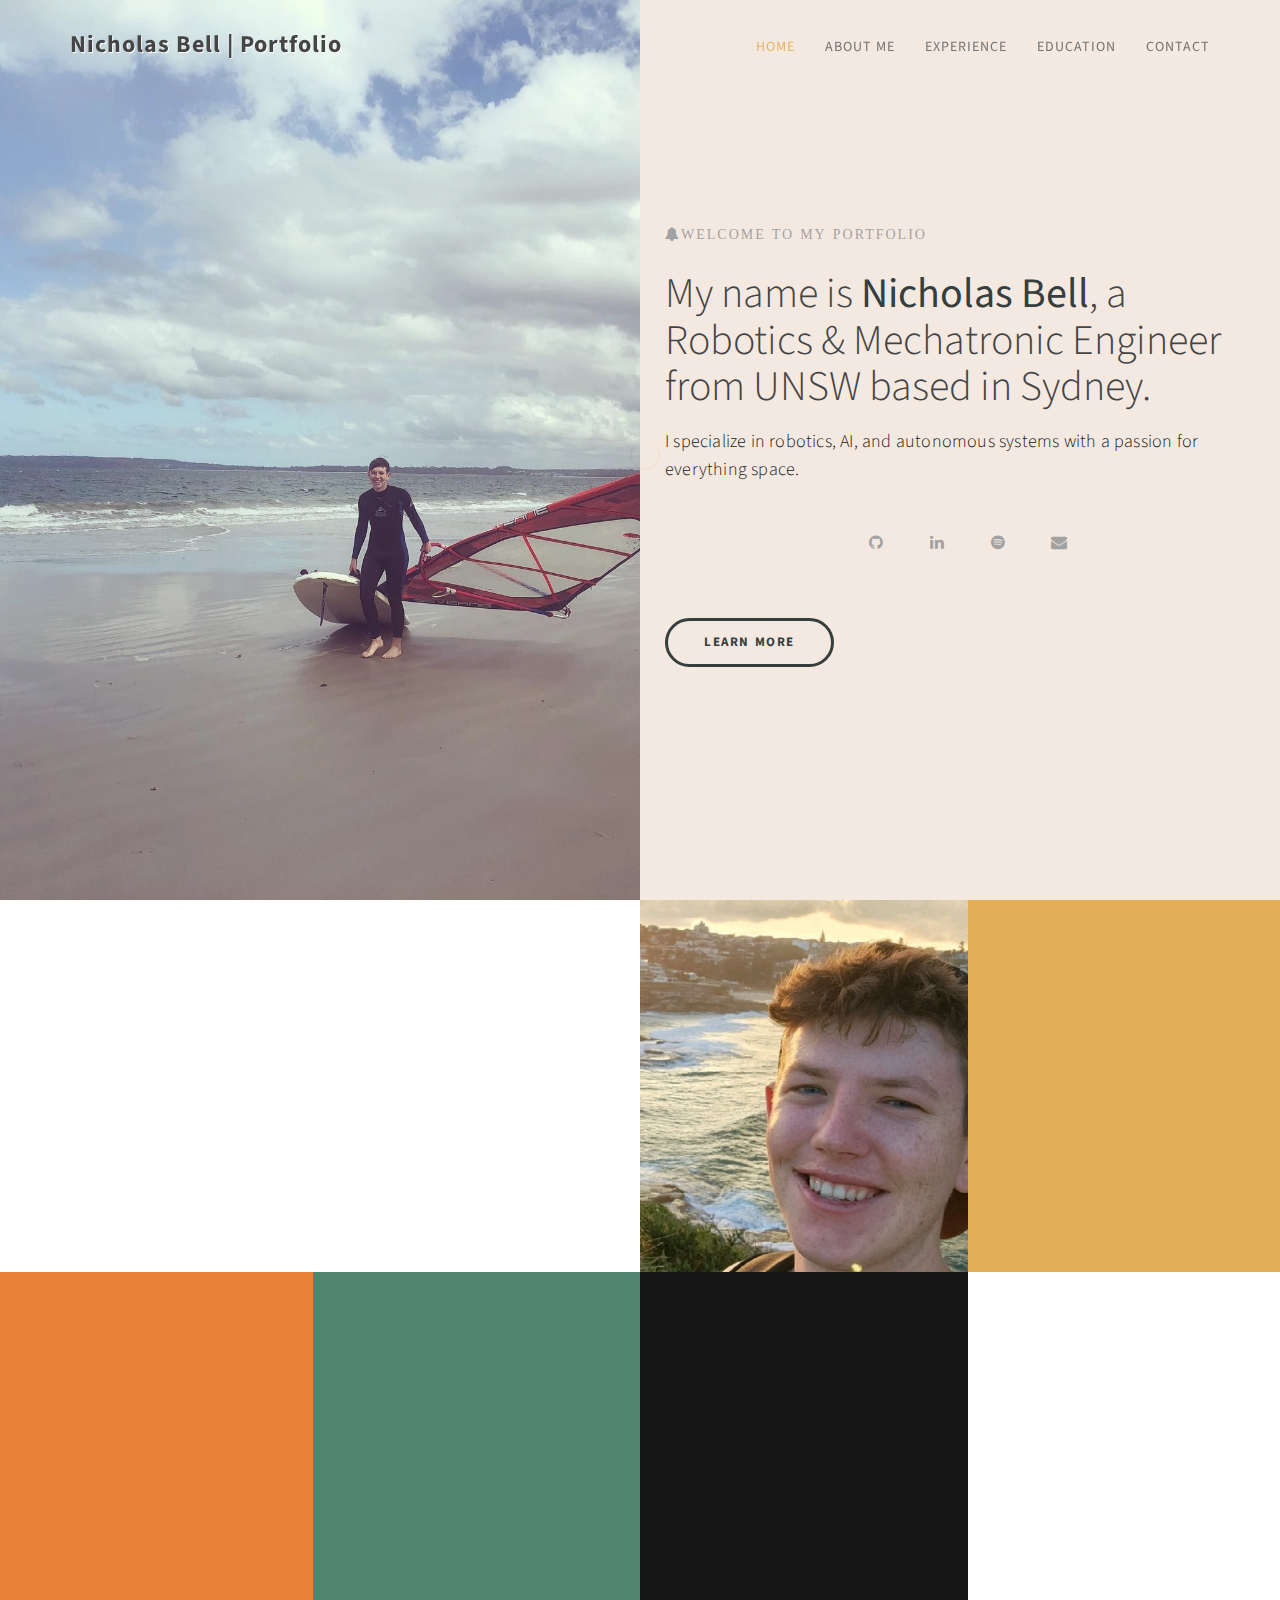
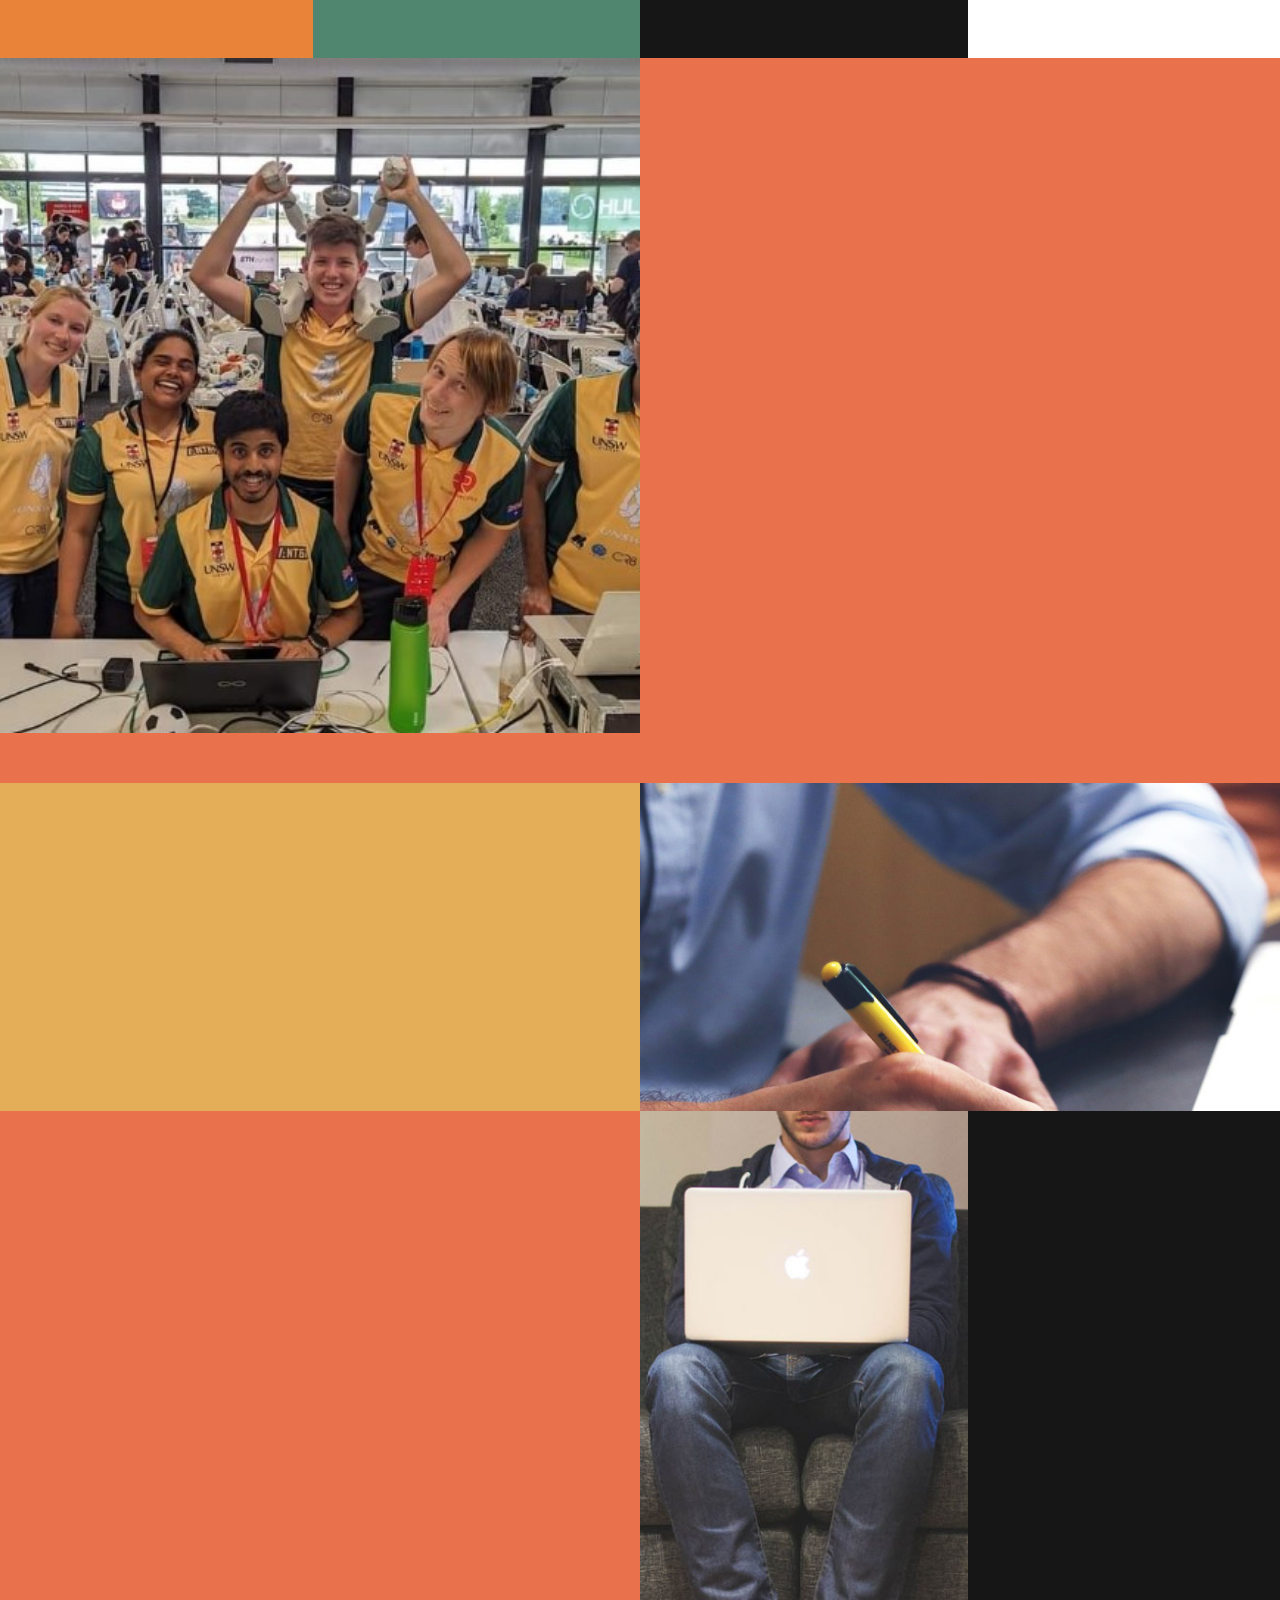
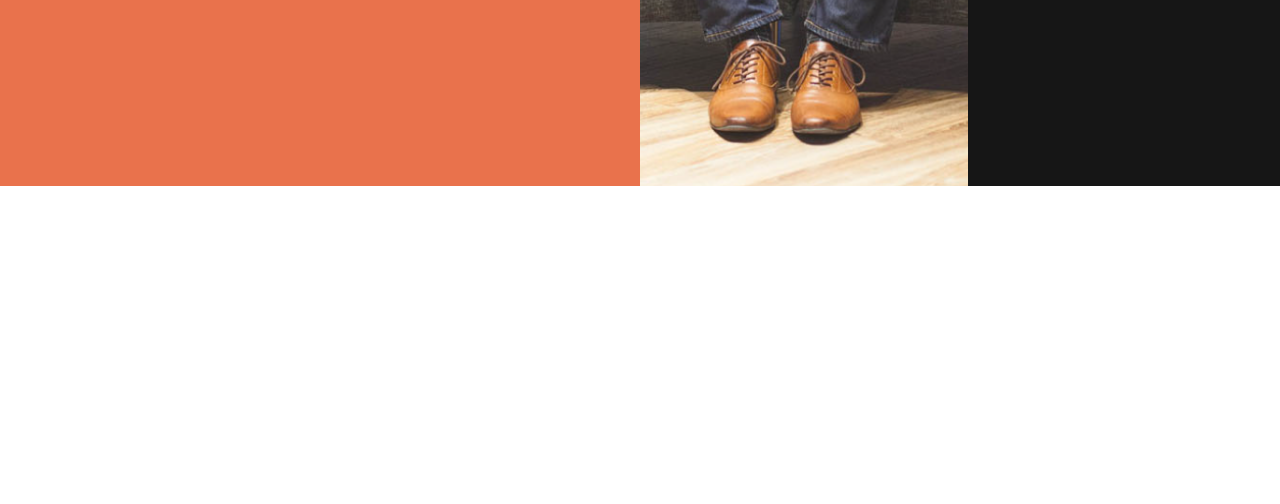
<file: index.html>
<!DOCTYPE html>
<html lang="en">
<head>

<meta charset="UTF-8">
<meta http-equiv="X-UA-Compatible" content="IE=Edge">
<meta name="description" content="Nicholas Bell - Mechatronic Engineer Portfolio">
<meta name="keywords" content="Mechatronic Engineer, Robotics, AI, Automation">
<meta name="author" content="Nicholas Bell">
<meta name="viewport" content="width=device-width, initial-scale=1, maximum-scale=1">

<title>Nicholas Bell | Portfolio</title>

<link rel="icon" href="images/favicon.ico" type="image/x-icon">

<link rel="stylesheet" href="css/bootstrap.min.css">
<link rel="stylesheet" href="css/animate.css">
<link rel="stylesheet" href="css/font-awesome.min.css">
<link rel="stylesheet" href="css/templatemo-style.css">

<link href="https://fonts.googleapis.com/css?family=Source+Sans+Pro:300,400,700" rel="stylesheet">

</head>
<body data-spy="scroll" data-target=".navbar-collapse" data-offset="50">

<!-- PRE LOADER -->
<div class="preloader">
     <div class="spinner">
          <span class="spinner-rotate"></span>
     </div>
</div>

<!-- Navigation Section -->
<div class="navbar navbar-fixed-top custom-navbar" role="navigation">
     <div class="container">
          <!-- navbar header -->
          <div class="navbar-header">
               <button class="navbar-toggle" data-toggle="collapse" data-target=".navbar-collapse">
                    <span class="icon icon-bar"></span>
                    <span class="icon icon-bar"></span>
                    <span class="icon icon-bar"></span>
               </button>
               <a href="#" class="navbar-brand">Nicholas Bell | Portfolio</a>
          </div>

          <div class="collapse navbar-collapse">
               <ul class="nav navbar-nav navbar-right">
                    <li><a href="#home" class="smoothScroll">Home</a></li>
                    <li><a href="#about" class="smoothScroll">About Me</a></li>
                    <!-- <li><a href="#projects" class="smoothScroll">Projects</a></li> -->
                    <li><a href="#experience" class="smoothScroll">Experience</a></li>
                    <li><a href="#education" class="smoothScroll">Education</a></li>
                    <li><a href="#contact" class="smoothScroll">Contact</a></li>
               </ul>
          </div>
     </div>
</div>

<!-- Home Section -->
<section id="home" class="parallax-section">
     <div class="container">
          <div class="row">
               <div class="col-md-6 col-sm-6">
                    <div class="home-img"></div>
               </div>

               <div class="col-md-6 col-sm-6">
                    <div class="home-thumb">
                         <div class="section-title">
                              <h4 class="wow fadeInUp fa fa-bell" data-wow-delay="0.3s">Welcome to my portfolio</h4>
                              <h1 class="wow fadeInUp " data-wow-delay="0.6s">My name is <strong>Nicholas Bell</strong>, a Robotics & Mechatronic Engineer from UNSW based in Sydney.</h1>
                              <p class="wow fadeInUp color-dark" data-wow-delay="0.9s">I specialize in robotics, AI, and autonomous systems with a passion for everything space.</p>

                              <ul class="wow fadeInUp social-icon" data-wow-delay="2s">
                                   <li><a href="https://github.com/Neoxra" class="fa fa-github" target="_blank"></a></li>
                                   <li><a href="https://www.linkedin.com/in/nickojbell" class="fa fa-linkedin" target="_blank"></a></li>
                                   <li><a href="https://open.spotify.com/user/21mvqmesuprla5qcvtiplf73a?si=e92af89b58464b5c" class="fa fa-spotify" target="_blank"></a></li>
                                   <li><a href="mailto:nickojbell@gmail.com" class="fa fa-envelope" target="_blank"></a></li>
                              </ul>

                              <a href="#about" class="wow fadeInUp smoothScroll section-btn btn btn-success" data-wow-delay="1.4s">Learn More</a>
                         </div>
                    </div>
               </div>
          </div>
     </div>
</section>

<!-- About Section -->
<section id="about" class="parallax-section">
     <div class="container">
          <div class="row">
               <div class="col-md-6 col-sm-12">
                    <div class="about-thumb">
                         <div class="wow fadeInUp section-title" data-wow-delay="0.1s">
                              <h1>My Projects</h1>
                         </div>
                         <div class="wow fadeInUp" data-wow-delay="0.5s">
                              <p class="color-dark">My work revolves around designing and implementing robotics and AI systems for real-world applications.</p>
                         </div>
                    </div>
               </div>

               <div class="col-md-3 col-sm-6">
                    <div class="background-image about-img"></div>
               </div>

               <div class="bg-yellow col-md-3 col-sm-6">
                    <div class="skill-thumb">
                         <div class="wow fadeInUp section-title color-white" data-wow-delay="0.6s">
                              <h1>My Skills</h1>
                              <p class="color-white">Python . C++ . ROS . CAD & CAM Design</p>
                         </div>

                         <div class="wow fadeInUp skills-thumb" data-wow-delay="1.0s">
                         <strong>Robotics & Automation</strong>
                              <span class="color-white pull-right">90%</span>
                                   <div class="progress">
                                        <div class="progress-bar progress-bar-primary" role="progressbar" aria-valuenow="90" aria-valuemin="0" aria-valuemax="100" style="width: 90%;"></div>
                                   </div>

                         <strong>Prototyping & Machining</strong>
                              <span class="color-white pull-right">85%</span>
                                   <div class="progress">
                                        <div class="progress-bar progress-bar-primary" role="progressbar" aria-valuenow="85" aria-valuemin="0" aria-valuemax="100" style="width: 85%;"></div>
                                   </div>

                         <strong>AI & Computer Vision </strong>
                              <span class="color-white pull-right">80%</span>
                                   <div class="progress">
                                        <div class="progress-bar progress-bar-primary" role="progressbar" aria-valuenow="80" aria-valuemin="0" aria-valuemax="100" style="width: 80%;"></div>
                                   </div>
                              </div>

                    </div>
               </div>

          </div>
     </div>
</section>

<!-- Projects Section -->
<section id="projects" class="parallax-section">
     <div class="container">
         <div class="row">
             <!-- Project 1: Thesis Project -->
             <div class="bg-orange col-md-3 col-sm-6">
                 <div class="wow fadeInUp color-white projects-thumb" data-wow-delay="0.2s">
                     <i class="fa fa-android"></i>
                         <h3>Thesis Project</h3>
                         <p>Real-Time ChatGPT Hybrid Decision-Making for Safe Human-Robot Interaction.</p>
                         <a href="https://github.com/Neoxra/Thesis-Ur5e-arm-with-ChatGPT-taskplanner" class="color-white">View Project</a>
                 </div>
             </div>
 
             <!-- Project 2: UR5e Robotic Arm -->
             <div class="bg-turquoise col-md-3 col-sm-6">
                 <div class="wow fadeInUp color-white projects-thumb" data-wow-delay="0.4s">
                     <i class="fa fa-gear"></i>
                         <h3>Autonomous Screwdriver</h3>
                         <p>Robotic Screwdriving using UR5e Robotic Arm and custom motorized end effector and vision systems.</p>
                         <a href="https://github.com/DaviddNie/ScrewDrivingBot1" class="color-white">View Project</a>
                 </div>
             </div>
 
             <!-- Project 3: ADCS Testing Rig -->
             <div class="bg-dark col-md-3 col-sm-6">
                 <div class="wow fadeInUp color-white projects-thumb" data-wow-delay="0.6s">
                     <i class="fa fa-arrows"></i>
                         <h3>ADCS Testing Rig</h3>
                         <p>Constructed a rig to spin a CubeSat in three axes for orientation sensor testing and tumbling simulation.</p>
                         <!-- <a href="https://github.com/your-github-link" class="color-white">View Project</a> -->
                 </div>
             </div> 
 
             <!-- Project 4: YOLOv5 AI Drone Object Detection -->
             <div class=" bg-white col-md-3 col-sm-6">
                 <div class="wow fadeInUp color-dark projects-thumb" data-wow-delay="1.0s">
                     <i class="fa fa-space-shuttle color-dark"></i>
                         <h3>Drone Object Detection</h3>
                         <p class="color-dark">Expanded on Yolov5 for a drone object detection system using the VisDrone dataset.</p>
                         <!-- <a href="https://github.com/your-github-link" class="color-dark">View Project</a> -->
                 </div>
             </div>

         </div>
     </div>
 </section>
 


<!-- Experience Section -->
<section id="experience" class="parallax-section">
     <div class="container">
          <div class="row">
               <div class="col-md-6 col-sm-6">
                    <div class="background-image experience-img"></div>
               </div>

               <div class="col-md-6 col-sm-6">
                    <div class="color-white experience-thumb">
                         <div class="wow fadeInUp section-title" data-wow-delay="0.8s">
                              <h1>Experience</h1>
                         </div>

                         <div class="wow fadeInUp color-white media" data-wow-delay="1.2s">
                              <div class="media-object media-left">
                                   <i class="fa fa-gears"></i>
                              </div>
                              <div class="media-body">
                                   <h3 class="media-heading">Space Robotics Intern | ANT61</h3>
                                   <h3 class="media-heading"><small>Sep 2024 - Present</small></h3>
                                   <p>Developing and working on the ADCS cubesat testing & simulation rig.</p>
                              </div>
                         </div>

                         <div class="wow fadeInUp color-white media" data-wow-delay="1.6s">
                              <div class="media-object media-left">
                                   <i class="fa fa-ship"></i>
                              </div>
                              <div class="media-body">
                                   <h3 class="media-heading">Sailing Director | UNSW Windsurf, Surf & Sailing Club </h3>
                                   <h3 class="media-heading"><small>Nov 2022 - Present</small></h3>
                                   <p>Managed boat maintenance and repairs and organized events for the UNSW Sailing Club, ensuring smooth operations.</p>
                              </div>
                         </div>

                         <div class="wow fadeInUp color-white media" data-wow-delay="1.2s">
                              <div class="media-object media-left">
                                   <i class="fa fa-university"></i>
                              </div>
                              <div class="media-body">
                                   <h3 class="media-heading">Course Demonstrator | UNSW</h3>
                                   <h3 class="media-heading"><small>Feb 2023 - Apr 2025</small></h3>
                                   <p>Mentored students in design course and assisted in the development of engineering projects related to robotics and automation systems.</p>
                              </div>
                         </div>

                    </div>
               </div>
          </div>
     </div>
</section>

<!-- Education Section -->
<section id="education" class="parallax-section">
     <div class="container">
          <div class="row">

               <div class="col-md-6 col-sm-6">
                    <div class="color-white education-thumb">
                         <div class="wow fadeInUp section-title" data-wow-delay="0.8s">
                              <h1>My Education</h1>
                         </div>

                         <div class="wow fadeInUp color-white media" data-wow-delay="1.2s">
                              <div class="media-object media-left">
                                   <i class="fa fa-graduation-cap"></i>
                              </div>
                              <div class="media-body">
                                   <h3 class="media-heading">Bachelor of Engineering (Honours) (Robotics and Mechatronics) </h3>
                                   <h3 class="media-heading"><small>2021 - 2024</small></h3>
                                   <p>University of New South Wales (UNSW)</p>
                              </div>
                         </div>

                    </div>
               </div>

               <div class="col-md-6 col-sm-6">
                    <div class="background-image education-img"></div>
               </div>

          </div>
     </div>
</section>

<!-- Contact Section -->
<section id="contact" class="parallax-section">
     <div class="container">
          <div class="row">
               <div class="col-md-6 col-sm-12">
                    <div class="contact-form">
                         <div class="wow fadeInUp section-title" data-wow-delay="0.2s">
                              <h1 class="color-white">Get in touch</h1>
                              <p class="color-white">Feel free to reach out to me for projects or collaborations.</p>
                         </div>

                         <div id="contact-form">
                              <form action="https://formspree.io/f/xanynnlg" method="post">
                                   <div class="wow fadeInUp" data-wow-delay="1s">
                                        <input name="fullname" type="text" class="form-control" id="fullname" placeholder="Your Name">
                                   </div>
                                   <div class="wow fadeInUp" data-wow-delay="1.2s">
                                        <input name="email" type="email" class="form-control" id="email" placeholder="Your Email">
                                   </div>
                                   <div class="wow fadeInUp" data-wow-delay="1.4s">
                                        <textarea name="message" rows="5" class="form-control" id="message" placeholder="Your Message"></textarea>
                                   </div>
                                   <div class="wow fadeInUp col-md-6 col-sm-8" data-wow-delay="1.6s">
                                        <input name="submit" type="submit" class="form-control" id="submit" value="Send">
                                   </div>
                              </form>
                         </div>
                    </div>
               </div>

               <div class="col-md-3 col-sm-6">
                    <div class="background-image contact-img"></div>
               </div>

               <div class="bg-dark col-md-3 col-sm-6">
                    <div class="contact-thumb">
                         <div class="wow fadeInUp contact-info" data-wow-delay="0.6s">
                              <h3 class="color-white">Contact Info</h3>
                              <p><i class="fa fa-phone"></i> (+61) 435 993 853</p>
                              <p><i class="fa fa-envelope-o"></i> <a href="mailto:nickojbell@gmail.com">nickojbell@gmail.com</a></p>
                              <div class="badge-base LI-profile-badge" data-locale="en_US" data-size="medium" data-theme="light" data-type="VERTICAL" data-vanity="nickojbell" data-version="v1"><a class="badge-base__link LI-simple-link" href="https://au.linkedin.com/in/nickojbell?trk=profile-badge">?</a></div>
                         </div>
                    </div>
               </div>
              
              
          </div>
     </div>
</section>

<!-- Footer Section -->
<footer>
	<div class="container">
		<div class="row">
               <div class="col-md-12 col-sm-12">
                    <div class="wow fadeInUp footer-copyright" data-wow-delay="1.8s">
                         <p class="color-dark">&copy; 2024 Nicholas Bell. All rights reserved</p>
                    </div>
               </div>
		</div>
	</div>
</footer>

<!-- SCRIPTS -->
<script src="js/jquery.js"></script>
<script src="js/bootstrap.min.js"></script>
<script src="js/jquery.parallax.js"></script>
<script src="js/smoothscroll.js"></script>
<script src="js/wow.min.js"></script>
<script src="js/custom.js"></script>
<script src="js/resetscroll.js"></script>
<script src="https://platform.linkedin.com/badges/js/profile.js" async defer type="text/javascript"></script>

</body>
</html>
</file>
<file: css/templatemo-style.css>
/*

Stimulus Template

http://www.templatemo.com/tm-498-stimulus

*/

body {
	background: #ffffff;
    font-family: 'Source Sans Pro', sans-serif;
    font-style: normal;
	font-weight: 300;
    overflow-x: hidden;
}

html,body {
  width: 100%;
  height: 100%;
}


/*---------------------------------------
    Typography              
-----------------------------------------*/

h1,h2,h3,h4,h5,h6 {
  font-style: normal;
  font-weight: 300;
}

h1,h2,h3 {
  font-weight: 300;
}

h1 {
  font-size: 42px;
  padding-bottom: 14px;
  margin-bottom: 0px;
}

h2 {
  font-size: 42px;
  line-height: 52px;
  margin-top: 0px;
}

h3 {
  font-size: 28px;
  line-height: 32px;
  padding-bottom: 6px;
}

h4 {
  color: #999;
  font-size: 12px;
  font-weight: normal;
  letter-spacing: 2px;
  text-transform: uppercase;
  padding-top: 6px;
}

h5 {
  color: #666666;
}

strong {
  color: #232B2B;
  font-weight: normal;
}

p {
    color: #ffffff;
    font-size: 18px;
    font-weight: 300;
    line-height: 28px;
    letter-spacing: 0.2px;
}

.section-btn {
  background-color: transparent;
  border: 3px solid #232B2B;
  border-radius: 100px;
  color: #232B2B;
  font-size: 13px;
  font-weight: bold;
  letter-spacing: 1.6px;
  padding: 12px 36px;
  margin-top: 42px;
  transition: all 0.4s ease-in-out;
  text-transform: uppercase;
}

.section-btn:hover {
  background: #E3AE57;
  border-color: transparent;
  color: #ffffff;
}

.btn-success:focus {
  background-color: #000;
  border-color: transparent;
}

.parallax-section {
  background-attachment: fixed !important;
  background-size: cover !important;
}

.section-title {
  position: relative;
  padding-bottom: 22px;
}

#about,
#service,
#projects,
#experience,
#education,
#contact {
  position: relative;
}

#home .container,
#about .container, 
#experience .container,
#service .container,
#projects .container,
#education .container,
#contact .container {
  width: 100%;
  padding: 0;
  margin: 0;
}

#experience .experience-thumb,
#education .education-thumb  {
  padding: 22px 42px 42px 42px;
}

#service,
#projects,
#quotes,
footer {
  text-align: center;
}

#experience,
#education {
  background: #E9724C;
}

.background-image {
    background-position: 50% 50% !important;
    background-size: cover !important;
    width: 100%;
    height: 100%;
    min-height: 75vh;
    position: absolute;
    top: 0;
    right: 0;
    bottom: 0;
    left: 0;
}

.color-white {
  color: #ffffff;
}

.color-yellow {
  color: #E3AE57;
}

.color-dark {
  color: #000000;
}

.bg-turquoise {
  background: #50866f;
}

.bg-yellow {
  background: #E3AE57;
}

.bg-white {
  background: #ffffff;
}

.bg-orange {
  background: #ea833a;
}

.bg-dark {
  background: #161616;
}



/*---------------------------------------
    General               
-----------------------------------------*/

html{
  -webkit-font-smoothing: antialiased;
}

a {
  color: #E3AE57;
  -webkit-transition: 0.5s;
  -o-transition: 0.5s;
  transition: 0.5s;
  text-decoration: none !important;
}
a:hover, a:active, a:focus {
  color: #E3AE57;
  outline: none;
}

* {
  -webkit-box-sizing: border-box;
  -moz-box-sizing: border-box;
  box-sizing: border-box;
}

*:before,
*:after {
  -webkit-box-sizing: border-box;
  -moz-box-sizing: border-box;
  box-sizing: border-box;
}



/*---------------------------------------
    Preloader section              
-----------------------------------------*/

.preloader {
  position: fixed;
  top: 0;
  left: 0;
  width: 100%;
  height: 100%;
  z-index: 99999;
  display: flex;
  flex-flow: row nowrap;
  justify-content: center;
  align-items: center;
  background: none repeat scroll 0 0 #ffffff;
}

.spinner {
  border: 1px solid transparent;
  border-radius: 5px;
  position: relative;
}

.spinner:before {
  content: '';
  box-sizing: border-box;
  position: absolute;
  top: 50%;
  left: 50%;
  width: 30px;
  height: 30px;
  margin-top: -10px;
  margin-left: -10px;
  border-radius: 50%;
  border: 2px solid #E3AE57;
  border-top-color: #f9f9f9;
  animation: spinner .6s linear infinite;
}

@-webkit-@keyframes spinner {
  to {transform: rotate(360deg);}
}

@keyframes spinner {
  to {transform: rotate(360deg);}
}



/*---------------------------------------
    Navigation section              
-----------------------------------------*/

.custom-navbar {
    margin-bottom: 0;
    background-color: #ffffff;
}

.custom-navbar .navbar-brand {
    color: #333;
	text-shadow: 1px 1px #fff;
    font-weight: bold;
    font-size: 24px;
    line-height: 35px;
    letter-spacing: 1px;
}

.custom-navbar .nav li a {
    color: #666;
    font-size: 14px;
    font-weight: 400;
    letter-spacing: 1px;
    text-transform: uppercase;
    line-height: 40px;
    transition: all 0.4s ease-in-out;
}

.custom-navbar .nav li a:hover {
    background: transparent;
    color: #E3AE57;
}

.custom-navbar .navbar-nav > li > a:hover,
.custom-navbar .navbar-nav > li > a:focus {
  background-color: transparent;
}

.custom-navbar .nav li.active > a {
    background-color: transparent;
    color: #E3AE57;
}

.custom-navbar .navbar-toggle {
    border: none;
    padding-top: 10px;
}

.custom-navbar .navbar-toggle {
    background-color: transparent;
}

.custom-navbar .navbar-toggle .icon-bar {
    background: #E3AE57;
    border-color: transparent;
}

@media(min-width:768px) {
    .custom-navbar {
        padding: 12px 0;
        border-bottom: 0;
        background: 0 0; 
    }
    .custom-navbar.top-nav-collapse {
        background: #ffffff;
        box-shadow: 0px 2px 8px 0px rgba(50, 50, 50, 0.08);
        padding: 0;
    }

}



/*---------------------------------------
    Home section              
-----------------------------------------*/

#home h1 {
  padding-bottom: 18px;
}

#home .col-md-6 {
  background: #f1e2d7;
/* light blue color: #c3eafd; */
  padding-right: 0;
  padding-left: 0;
}

#home .home-img {
  background: url('../images/home-img.jpg') no-repeat;
  background-size: cover;
  background-position: 65% 50%;
  width: 100%;
  height: auto;
  min-height: 100vh;
}

#home .home-thumb {
  background-color: rgba(255, 255, 255, 0.2);
  display: -webkit-box;
  display: -webkit-flex;
  display: -ms-flexbox;
  display: flex;
  -webkit-box-align: center;
  -webkit-align-items: center;
  -ms-flex-align: center;
  align-items: center;
  height: 100vh;
  padding: 0 25px 0 25px;
  overflow: hidden; 
}



/*---------------------------------------
   About section              
-----------------------------------------*/

#about .about-img {
    background: url('../images/about-img.jpg') no-repeat;
    background-size: cover;
    background-position: 100% 100%;
    max-width: 100%;
    height: auto;
    min-height: 50vh;
}

#about .about-thumb,
#about .skill-thumb {
  padding: 22px 32px 32px 32px;
}

#about .progress {
  background: #ffffff;
  border-radius: 0px;
  box-shadow: none;
  height: 2px;
}

#about .progress-bar-primary {
  background: #232B2B;
}

#about strong,
#about span {
  font-weight: bold;
  display: inline-block;
  padding-bottom: 8px;
}



/*---------------------------------------
    Service section              
-----------------------------------------*/

#service {
  background: #E9724C;
}

#service p {
  font-size: 18px;
  line-height: 30px;
}

#service .service-thumb {
  padding: 52px 22px 52px 22px;
}

#service .service-thumb .fa {
  font-size: 42px;
  padding-bottom: 22px;
}

/*---------------------------------------
    Projects section              
-----------------------------------------*/

#projects {
  background: #E9724C;
}

#projects .projects-thumb {
  padding: 52px 22px;
  flex-direction: column;
  justify-content: space-between; /* aligns the content within the column */
  flex: 1; /* makes sure each project takes up the same amount of space */
}

#projects .projects-thumb .fa {
  font-size: 42px;
  padding-bottom: 22px;
}

#projects h3 {
  font-size: 24px;
  text-align: center;
}

#projects p {
  font-size: 18px;
  line-height: 30px;
  text-align: center;
}

#projects .row {
  display: flex;
  flex-wrap: wrap; /* ensures wrapping on smaller screens */
  justify-content: space-between;
  align-items: stretch; /* ensures all items are of equal height */
}

#projects .projects-thumb a {
  display: block-inline;
  text-transform: uppercase;
  font-weight: bold;
  text-decoration: none;
  transition: color 0.3s ease;
}

#projects .projects-thumb a:hover {
  color: rgb(132, 48, 48);
}


/*---------------------------------------
    Experience section              
-----------------------------------------*/

#experience .experience-img {
  background: url('../images/experience-img.jpg') no-repeat;
  background-size: cover;
  background-position: bottom;
  max-width: 100%;
  height: auto;
}

#experience .media-heading {
  margin-bottom: 0px;
}

#experience .media .fa {
  font-size: 42px;
  margin-right: 14px;
}

#experience small {
  color: #633;
  font-weight: bold;
}

/*---------------------------------------
    Education section              
-----------------------------------------*/

#education {
  background: #E3AE57;
}

#education .education-img {
  background: url('../images/education-img.jpg') no-repeat;
  background-position: bottom center;
  background-size: cover;
  max-width: 100%;
  height: auto;
}

#education .media-heading {
  margin-bottom: 0px;
}

#education .media .fa {
  font-size: 42px;
  margin-right: 14px;
}

#education small {
  color: #886D1E;
  font-weight: bold;
}



/*---------------------------------------
   Quotes section              
-----------------------------------------*/

#quotes {
    background: url('../images/quotes-bg.jpg') 50% 0 repeat-y fixed;
    background-size: cover;
    background-position: center center;
    color: #ffffff;
    position: relative;
    padding: 100px 0px;
}

#quotes .overlay {
    background: #121212;
    width: 100%;
    height: 100%;
    position: absolute;
    top: 0;
    opacity: 0.7;
}

#quotes .fa {
  font-size: 42px;
  margin-top: 32px;
  margin-bottom: 22px;
}

#quotes p {
  padding-top: 32px;
}


/*---------------------------------------
    Contact section              
-----------------------------------------*/

#contact {
  background: #E9724C;
}

#contact .contact-form,
#contact .contact-thumb {
  padding: 22px 32px 22px 32px;
  min-height: 75vh;
}

#contact .contact-img {
  background: url('../images/contact-img.jpg') no-repeat;
  background-size: cover;
  background-position: bottom center;
  width: 100%;
  min-height: 75vh;
}

#contact .contact-info {
  padding-top: 6px;
  padding-bottom: 6px;
}

#contact .form-control::-moz-placeholder{color:#ffffff;opacity:1}
#contact .form-control:-ms-input-placeholder{color:#ffffff}
#contact .form-control::-webkit-input-placeholder{color:#ffffff}

#contact .form-control {
  background: transparent;
  border: none;
  border-bottom: 1px solid #E3AE57;
  border-radius: 0px;
  box-shadow: none;
  color: #ffffff;
  font-size: 18px;
  margin-top: 10px;
  margin-bottom: 25px;
  transition: all 0.4s ease-in-out;
}

#contact .form-control:focus {
  border-bottom-color: #ffffff;
}

#contact input {
  height: 45px;
}

#contact input[type="submit"] {
  background: #ffffff;
  border: 2px solid transparent;
  border-radius: 40px;
  color: #161616;
  padding-bottom: 10px;
}

#contact input[type="submit"]:hover {
  background: transparent;
  border-color: #ffffff;
  color: #ffffff;
}

#contact .fa {
  padding-right: 10px;
}



/*---------------------------------------
   Footer section              
-----------------------------------------*/

footer {
    padding: 140px 0px;
}



/*---------------------------------------
   Social icon             
-----------------------------------------*/

.social-icon {
    position: relative;
    padding: 0;
    margin: 0;
    text-align: center;
}

.social-icon li {
    display: inline-block;
    list-style: none;
}

.social-icon li a {
    border: 2px solid transparent;
    color: #999;
    border-radius: 100px;
    cursor: pointer;
    font-size: 16px;
    text-decoration: none;
    transition: all 0.4s ease-in-out;
    width: 50px;
    height: 50px;
    line-height: 50px;
    text-align: center;
    vertical-align: middle;
    position: relative;
    margin: 22px 4px 10px 4px;
}

.social-icon li a:hover {
    background: #E3AE57;
    border-color: #ffffff;
    color: #ffffff;
    transform: scale(1.1);
}



/*---------------------------------------
   Mobile Responsive         
-----------------------------------------*/

@media only screen and (max-width: 580px) {
  h1 {
    font-size: 32px;
  }

  h2 {
    font-size: 28px;
    line-height: inherit;
  }

  h3 {
    font-size: 22px;
    line-height: inherit;
  }
}

@media only screen and (max-width: 767px) {
  .custom-navbar .navbar-brand {
    line-height: 18px;
  }

  #home .home-thumb {
    height: auto;
    padding-top: 32px;
    padding-bottom: 12px;
  }

  #home .home-img {
    background-size: cover; /* Ensures the image fills the screen on smaller devices */
    background-position: 100% 60%; /* Keep the image centered */
    height: auto; /* Adjust the height dynamically */
    min-height: 40vh; /* Optional: Control height for smaller screens */
  }

  #about .about-img {
    background-size: cover; /* Ensures the image fills the screen on smaller devices */
    background-position: 65% 40%; /* Keep the image centered */
    height: auto; /* Adjust the height dynamically */
    min-height: 50vh; /* Optional: Control height for smaller screens */
  }

  #projects .row {
    flex-direction: column; /* This ensures vertical stacking */
  }

  #home .container,
  #about .container, 
  #experience .container,
  #service .container,
  #education .container,
  #contact .container {
    padding-right: 15px;
    padding-left: 15px;
  }

  #about .col-md-3,
  #experience .col-md-6,
  #education .col-md-6,
  #contact .col-md-3 {
    padding: 0;
    margin: 0;
  }

  .background-image {
    position: relative;
    min-height: 65vh;
  }
}

@media only screen and (max-width: 1024px) {
  .section-title {
    padding-bottom: 12px;
  }

  footer {
    padding: 40px 0;
  }

  #about .about-img {
    background-size: cover; /* Ensures the image fills the screen on smaller devices */
    background-position: 65% 40%; /* Keep the image centered */
    height: auto; /* Adjust the height dynamically */
    min-height: 70vh; /* Optional: Control height for smaller screens */
  }

}
</file>
